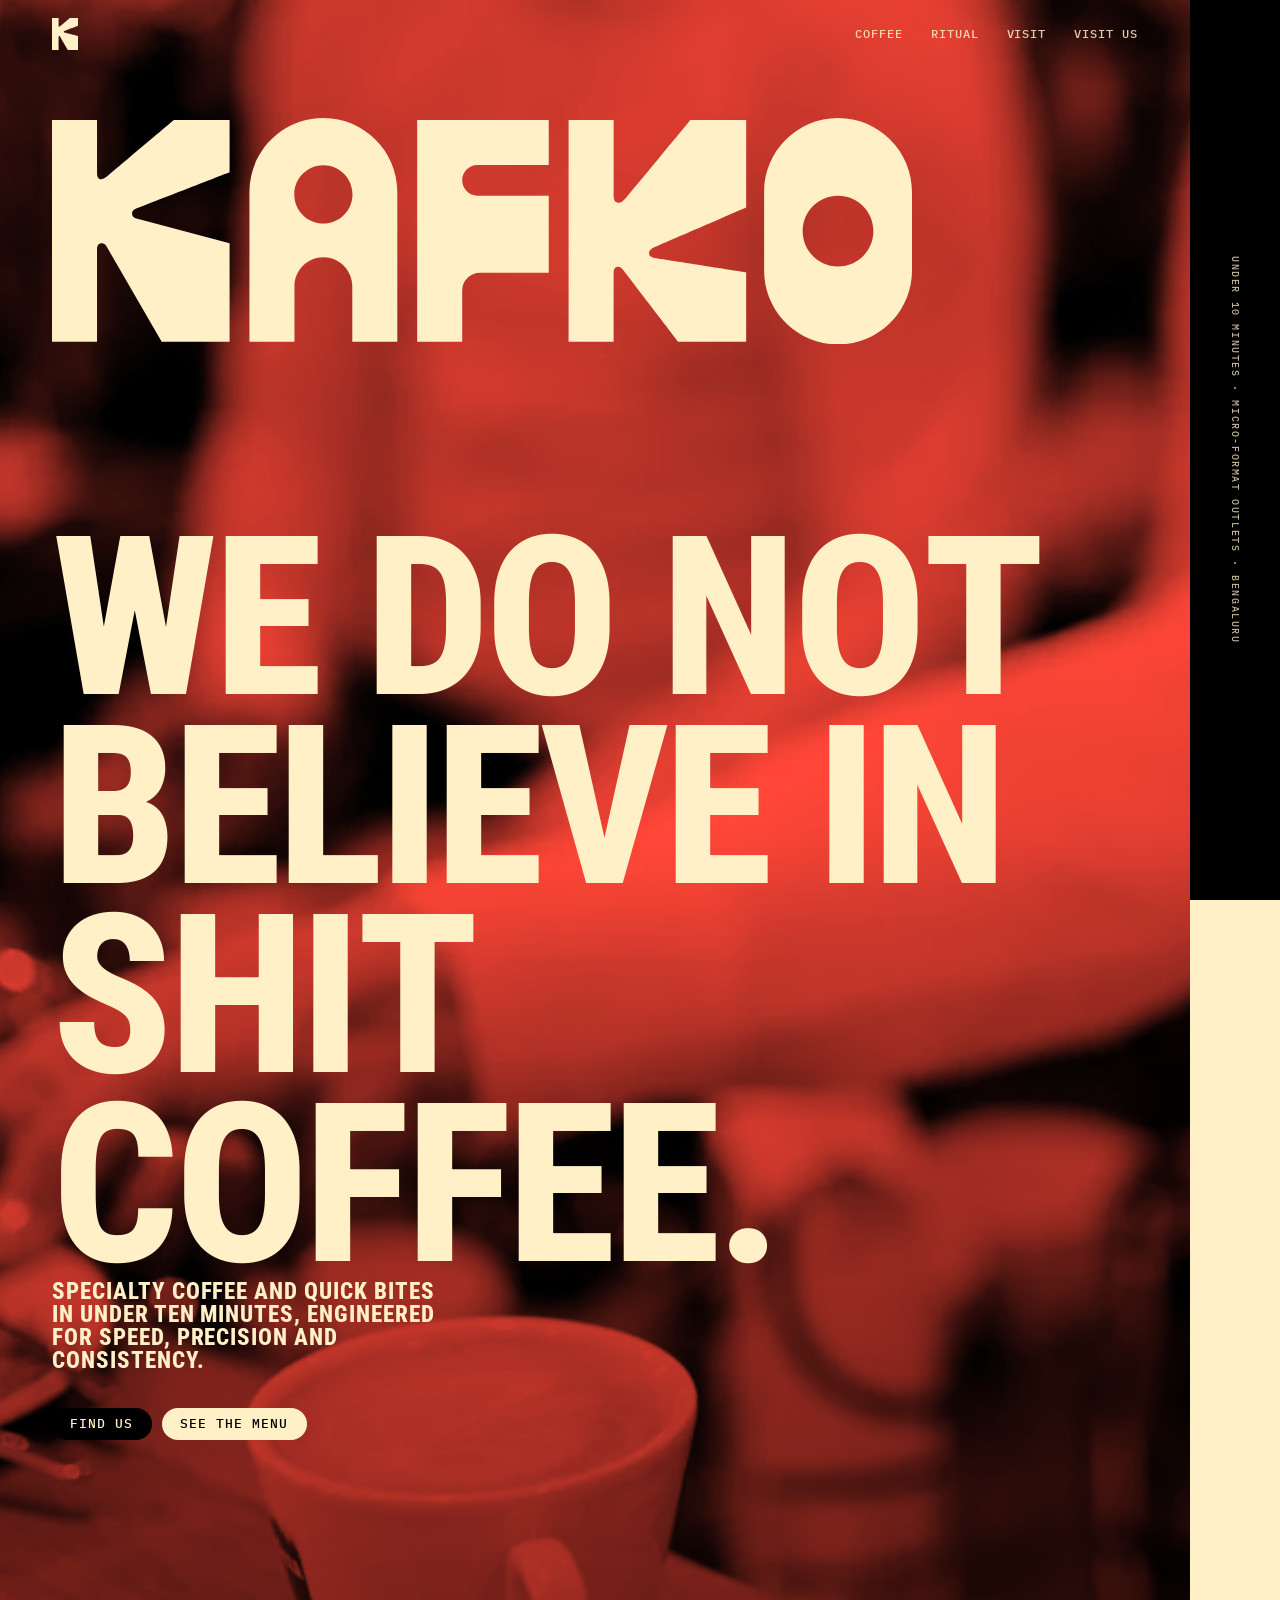
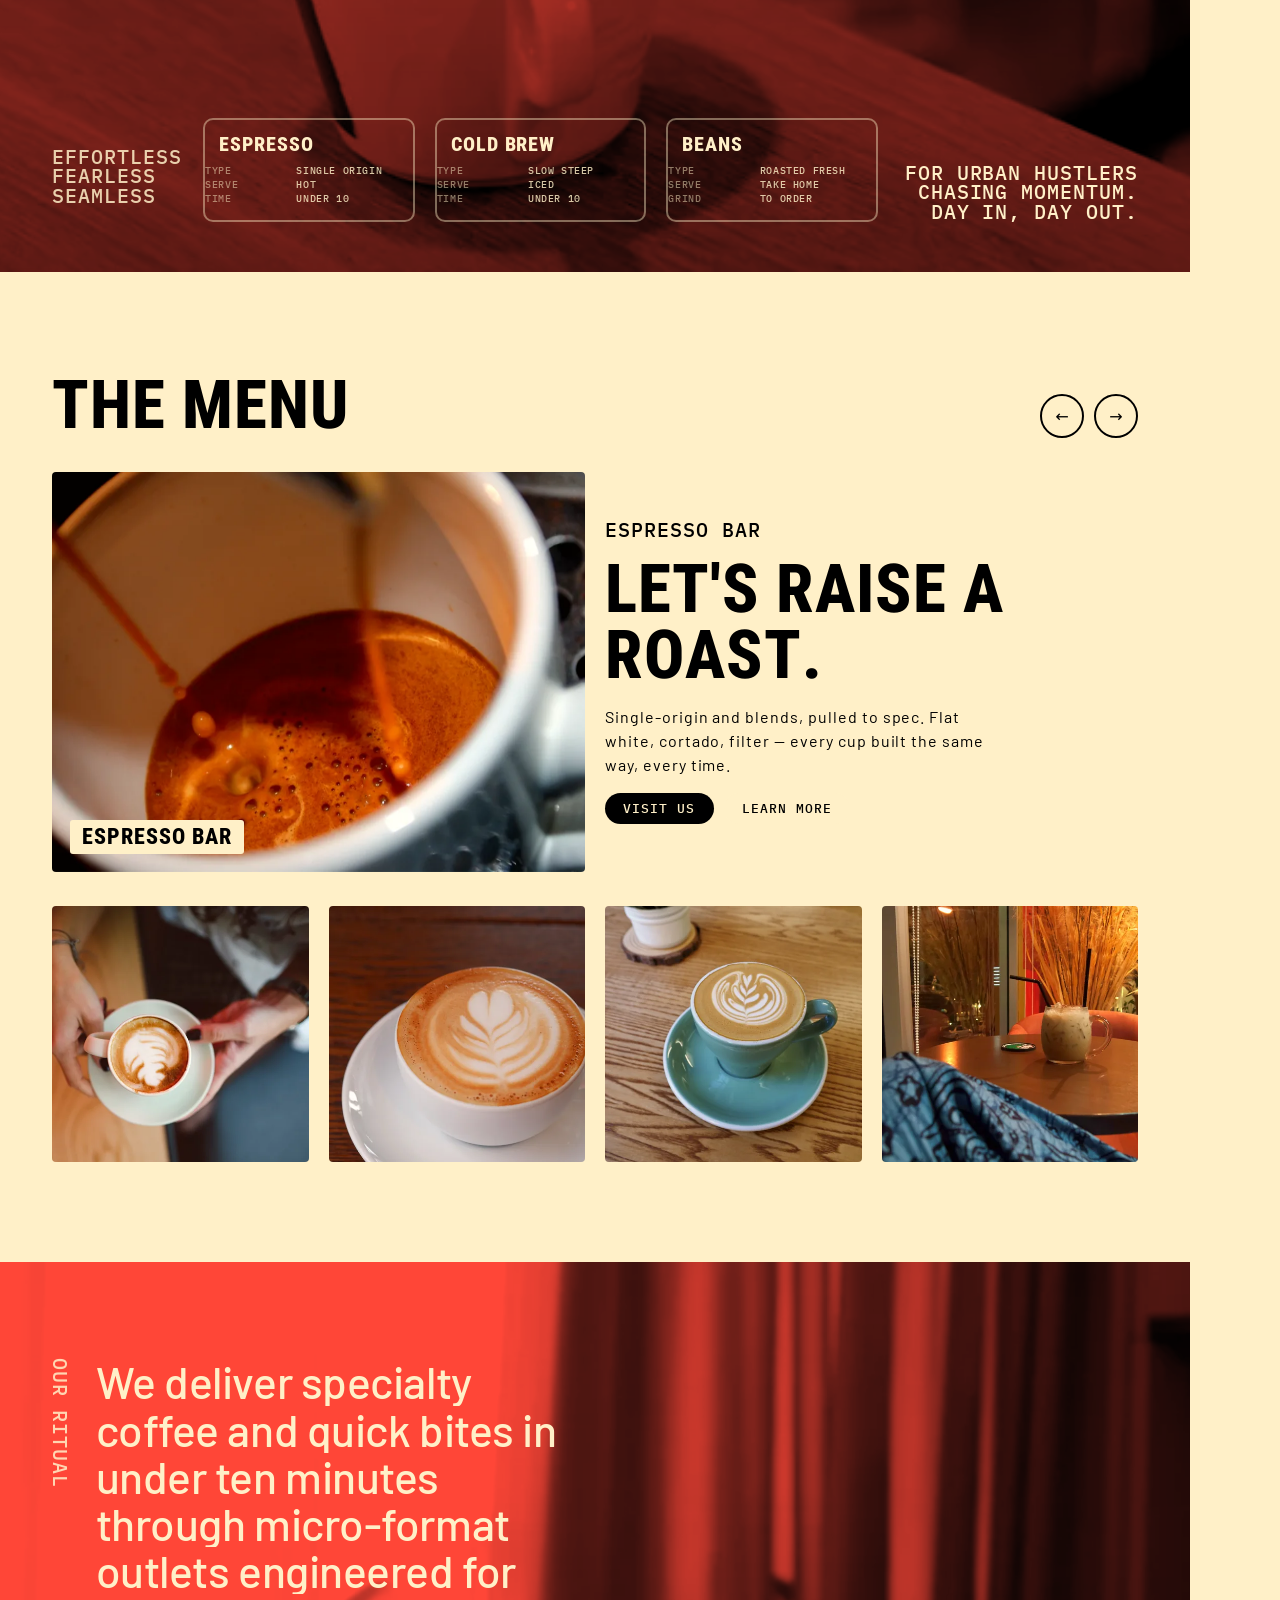
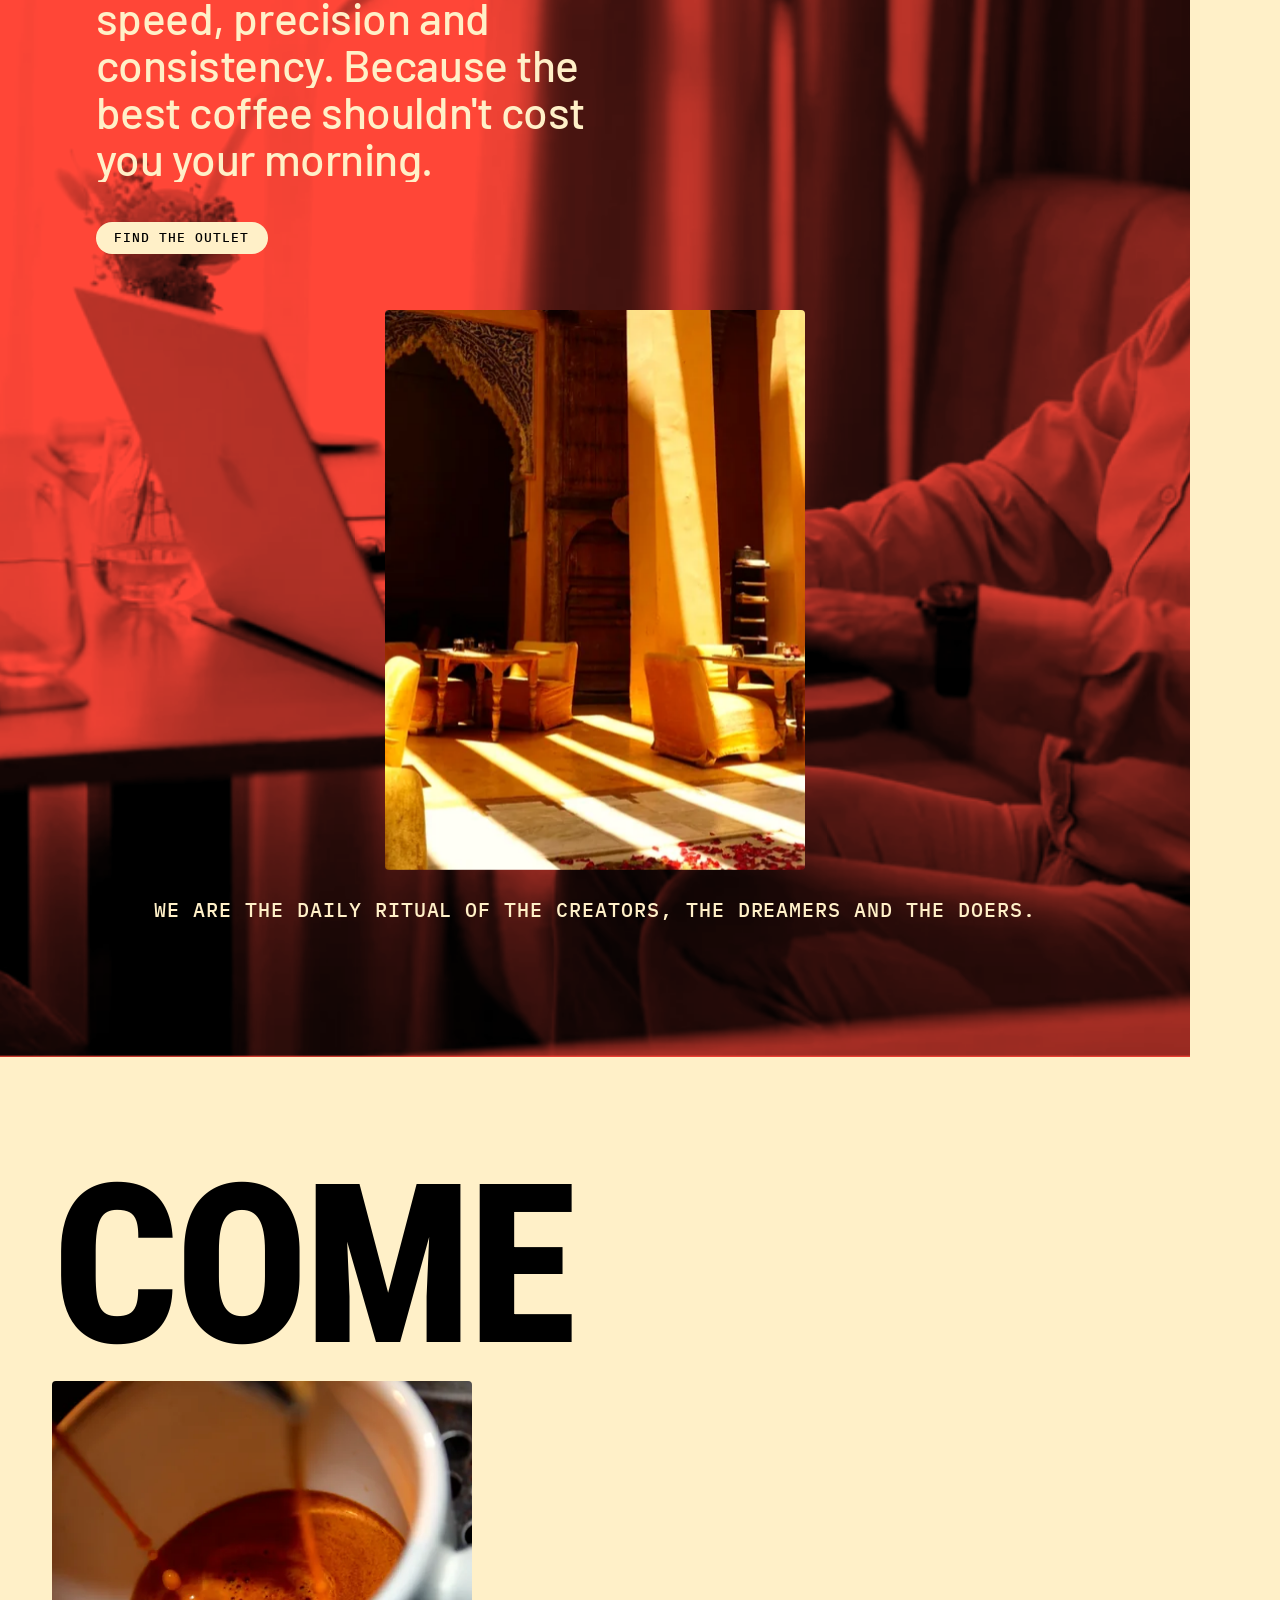
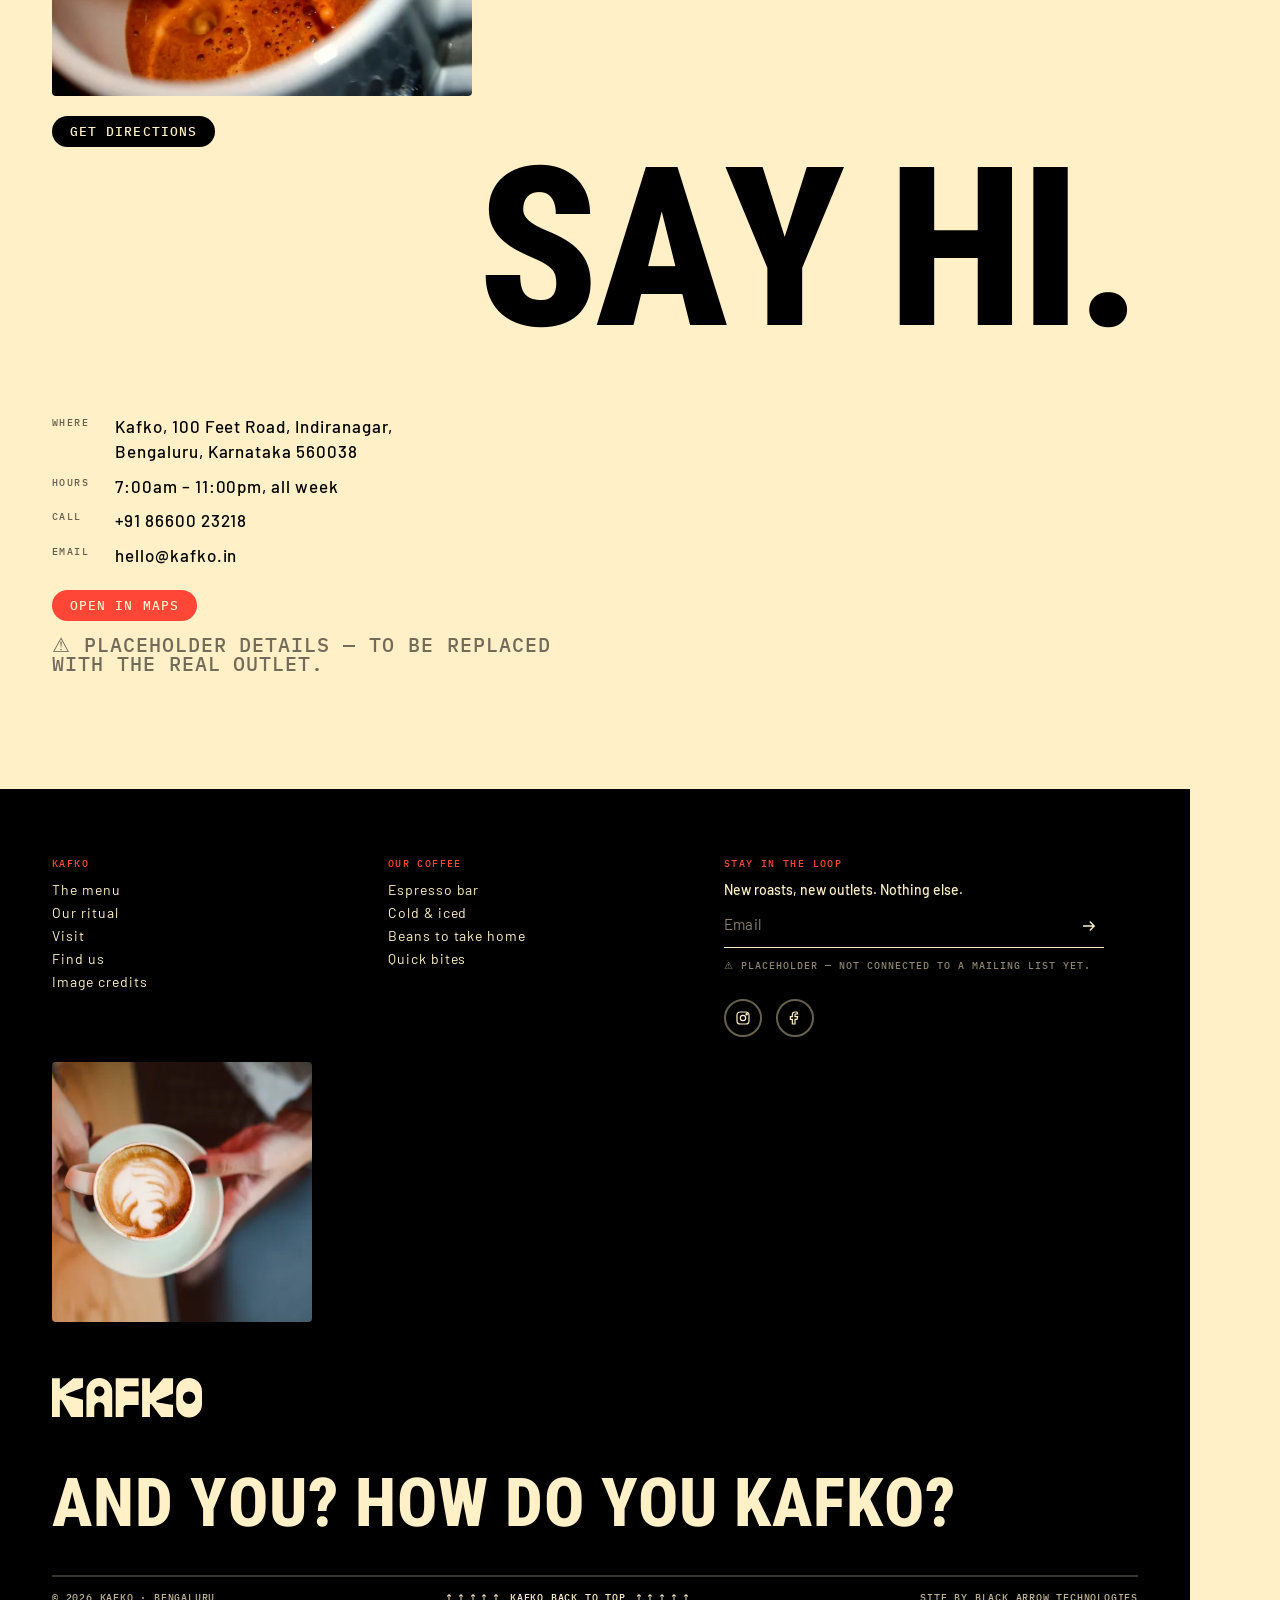
<file: index.html>
<!doctype html>
<html lang="en">
<head>
<meta charset="utf-8">
<meta name="viewport" content="width=device-width,initial-scale=1">
<title>Kafko — Specialty Coffee, Done Right</title>
<meta name="description" content="Kafko — specialty coffee and quick bites in under ten minutes. Find us on 100 Feet Road, Indiranagar, Bengaluru. Open 7am to 11pm, daily.">
<meta name="robots" content="noindex,nofollow">
<meta name="theme-color" content="#FF4637">
<link rel="icon" href="assets/svg/kafko-favicon-k.svg">
<link rel="preload" as="font" type="font/woff2" href="assets/fonts/RobotoCondensed-800-latin.woff2" crossorigin>
<link rel="preload" as="font" type="font/woff2" href="assets/fonts/Barlow-500-latin.woff2" crossorigin>
<link rel="stylesheet" href="assets/css/kafko.css">
</head>
<body data-theme="red">

<a href="#main" class="sr-only">Skip to content</a>

<!-- fixed 90px right rail — escape.cafe deducts this from --col on desktop -->
<aside class="rail" aria-hidden="true">
  <span class="rail__txt">Under 10 minutes &middot; Micro-format outlets &middot; Bengaluru</span>
</aside>

<header class="header">
  <a href="#top" aria-label="Kafko — home"><span class="header__logo"><svg class="kmark" xmlns="http://www.w3.org/2000/svg" viewBox="0 0 81.13 101.32" role="img" aria-label="Kafko">
  <title>Kafko</title>
  <path fill="currentColor" fill-rule="evenodd" d="M20.57 24.09 C20.57 25.57 20.91 27.07 22.46 27.07 C23.79 27.07 24.78 26.08 25.86 25.17 C26.94 24.25 55.67 0.00 55.67 0.00 L81.13 0.00 L81.13 23.83 C81.13 23.83 39.27 40.11 38.56 40.40 C37.85 40.68 36.57 41.24 36.57 42.71 C36.57 44.17 37.64 44.75 38.59 45.02 L81.13 56.26 L81.13 101.32 L50.10 101.32 L24.80 57.57 C24.32 56.87 23.80 56.27 22.63 56.27 C21.40 56.27 20.57 57.25 20.57 58.77 L20.57 101.32 L0.00 101.32 L0.00 0.00 L20.57 0.00 L20.57 24.09"/>
</svg></span></a>
  <nav class="header__nav" aria-label="Primary">
    <a href="#collections">Coffee</a>
    <a href="#mission">Ritual</a>
    <a href="#visit">Visit</a>
    <a href="#visit">Visit us</a>
  </nav>
</header>

<main id="main">

<!-- ===================== 1 · homeHero ===================== -->
<section class="homeHero js-section" data-theme="red" id="top">
  <div class="homeHero__media js-parallax-header">
    <img src="assets/img/hero-baristas-1600.webp"
         srcset="assets/img/hero-baristas-900.webp 900w, assets/img/hero-baristas-1600.webp 1600w"
         sizes="100vw" width="1600" height="900" fetchpriority="high"
         alt="Baristas serving espresso and cappuccino across the counter">
  </div>

  <div class="homeHero__wrapper pad-x">
    <div class="homeHero__wm"><svg class="wm" xmlns="http://www.w3.org/2000/svg" viewBox="0 0 436.98 115.06" role="img" aria-label="Kafko">
  <title>Kafko</title>
  <path fill="currentColor" fill-rule="evenodd" d="M399.41 75.48 C389.49 75.48 381.45 67.44 381.45 57.53 C381.45 47.61 389.49 39.57 399.41 39.57 C409.32 39.57 417.36 47.61 417.36 57.53 C417.36 67.44 409.32 75.48 399.41 75.48 M399.41 0.00 L399.41 0.00 C378.66 0.00 361.84 16.82 361.84 37.57 L361.84 77.49 C361.84 98.24 378.66 115.06 399.41 115.06 C420.16 115.06 436.98 98.24 436.98 77.49 L436.98 37.57 C436.98 16.82 420.16 0.00 399.41 0.00 M137.89 53.60 C129.73 53.60 123.11 46.98 123.11 38.81 C123.11 30.65 129.73 24.03 137.89 24.03 C146.06 24.03 152.68 30.65 152.68 38.81 C152.68 46.98 146.06 53.60 137.89 53.60 M137.89 0.00 L137.89 0.00 C117.14 0.00 100.32 16.82 100.32 37.57 L100.32 113.71 L123.20 113.71 L123.20 85.42 C123.20 77.31 129.78 70.73 137.89 70.73 C146.00 70.73 152.58 77.31 152.58 85.42 L152.58 113.71 L175.46 113.71 L175.46 37.57 C175.46 16.82 158.64 0.00 137.89 0.00 M252.40 23.89 L252.40 1.01 L185.55 1.01 L185.55 113.71 L208.43 113.71 L208.43 87.60 C208.43 82.61 212.48 78.57 217.46 78.57 L252.40 78.57 L252.40 39.49 L216.15 39.49 C211.85 39.49 208.43 36.00 208.43 31.69 C208.43 27.39 211.85 23.89 216.15 23.89 L252.40 23.89 M285.37 39.57 C285.37 41.79 286.09 43.10 287.82 43.10 C289.54 43.10 290.82 41.39 291.92 40.23 C293.17 38.92 324.40 1.01 324.40 1.01 L352.72 1.01 L352.72 45.44 C352.72 45.44 306.81 65.32 306.06 65.66 C304.50 66.35 303.35 67.25 303.35 68.71 C303.35 70.33 304.79 70.92 306.90 71.24 C308.79 71.53 352.72 78.40 352.72 78.40 L352.72 113.71 L318.21 113.71 C318.21 113.71 290.72 77.86 290.25 77.25 C289.82 76.69 288.89 75.57 287.65 75.57 C286.29 75.57 285.37 76.66 285.37 78.36 L285.37 113.71 L262.49 113.71 L262.49 1.01 L285.37 1.01 L285.37 39.57 M22.88 27.81 C22.88 29.46 23.25 31.13 24.98 31.13 C26.45 31.13 27.56 30.01 28.76 29.00 C29.96 27.99 61.92 1.01 61.92 1.01 L90.23 1.01 L90.23 27.52 C90.23 27.52 43.67 45.62 42.89 45.94 C42.10 46.26 40.68 46.88 40.68 48.51 C40.68 50.14 41.86 50.79 42.92 51.09 L90.23 63.58 L90.23 113.71 L55.73 113.71 L27.59 65.05 C27.05 64.26 26.47 63.60 25.17 63.60 C23.80 63.60 22.88 64.68 22.88 66.38 L22.88 113.71 L0.00 113.71 L0.00 1.01 L22.88 1.01 L22.88 27.81"/>
</svg></div>
    <h1 class="homeHero__tagline t-h1 js-anim-big-title">We do not believe in shit coffee.</h1>
    <p class="homeHero__description t-h4 js-anim-lines">Specialty coffee and quick bites in under ten minutes, engineered for speed, precision and consistency.</p>
    <div class="homeHero__btnWrapper">
      <a class="btn btn--dark" href="#visit">Find us</a>
      <a class="btn btn--light" href="#collections">See the menu</a>
    </div>

    <div class="homeHero__push">
      <p class="homeHero__mood t-narrow">Effortless<br>Fearless<br>Seamless</p>
      <div class="homeHero__products">
        <ul class="homeHero__list">
          <li class="homeHero__product">
            <h3>Espresso</h3>
            <table><tr><td>Type</td><td>Single origin</td></tr><tr><td>Serve</td><td>Hot</td></tr><tr><td>Time</td><td>Under 10</td></tr></table>
          </li>
          <li class="homeHero__product">
            <h3>Cold brew</h3>
            <table><tr><td>Type</td><td>Slow steep</td></tr><tr><td>Serve</td><td>Iced</td></tr><tr><td>Time</td><td>Under 10</td></tr></table>
          </li>
          <li class="homeHero__product">
            <h3>Beans</h3>
            <table><tr><td>Type</td><td>Roasted fresh</td></tr><tr><td>Serve</td><td>Take home</td></tr><tr><td>Grind</td><td>To order</td></tr></table>
          </li>
        </ul>
      </div>
      <p class="homeHero__pushTagline t-narrow">For urban hustlers chasing momentum. Day in, day out.</p>
    </div>
  </div>
</section>

<!-- marquee is MOBILE-ONLY on the original (.mobile-lines) -->
<div class="mobile-lines">
  <p class="line">
    <span>Let's raise a roast &#10037;</span><span>Your daily ritual &#10037;</span>
    <span>Under 10 minutes &#10037;</span><span>Craft over compromise &#10037;</span>
    <span aria-hidden="true">Let's raise a roast &#10037;</span><span aria-hidden="true">Your daily ritual &#10037;</span>
    <span aria-hidden="true">Under 10 minutes &#10037;</span><span aria-hidden="true">Craft over compromise &#10037;</span>
  </p>
</div>

<!-- ===================== 2 · homeCollections ===================== -->
<section class="homeCollections js-section" data-theme="beige" id="collections">
  <div class="pad-x">
    <div class="homeCollections__head">
      <h2 class="t-h2">The menu</h2>
      <div class="homeCollections__nav">
        <button type="button" data-prev aria-label="Previous">&larr;</button>
        <button type="button" data-next aria-label="Next">&rarr;</button>
      </div>
    </div>

    <div class="homeCollections__inner" data-carousel>
      <div class="homeCollections__visuals">
        <div class="homeCollections__slides">
      <div class="homeCollections__slide -active">
        <div class="media-filter homeCollections__visualWrapper js-parallax-in"><img src="assets/img/espresso-pour-1000.webp" srcset="assets/img/espresso-pour-600.webp 600w, assets/img/espresso-pour-1000.webp 1000w" sizes="(max-width:1023px) 100vw, 50vw" width="600" height="450" alt="Let's raise a roast." loading="lazy"></div>
        <span class="brand">Espresso bar</span>
      </div>
      <div class="homeCollections__slide">
        <div class="media-filter homeCollections__visualWrapper js-parallax-in"><img src="assets/img/cold-brew-1000.webp" srcset="assets/img/cold-brew-600.webp 600w, assets/img/cold-brew-1000.webp 1000w" sizes="(max-width:1023px) 100vw, 50vw" width="600" height="450" alt="In and out in ten." loading="lazy"></div>
        <span class="brand">Cold & iced</span>
      </div>
      <div class="homeCollections__slide">
        <div class="media-filter homeCollections__visualWrapper js-parallax-in"><img src="assets/img/grinder-beans-1000.webp" srcset="assets/img/grinder-beans-600.webp 600w, assets/img/grinder-beans-1000.webp 1000w" sizes="(max-width:1023px) 100vw, 50vw" width="600" height="450" alt="Take the beans home." loading="lazy"></div>
        <span class="brand">Retail</span>
      </div>
        </div>
      </div>
      <div class="homeCollections__infos">
      <div data-info>
        <p class="t-narrow">Espresso bar</p>
        <h3 class="t-h2 js-anim-big-title mt-2">Let's raise a roast.</h3>
        <p class="body mt-2">Single-origin and blends, pulled to spec. Flat white, cortado, filter — every cup built the same way, every time.</p>
        <div class="homeCollections__buttons">
          <a class="btn btn--dark" href="#visit">Visit us</a>
          <a class="btn btn--light" href="#mission">Learn more</a>
        </div>
      </div>
      <div data-info hidden>
        <p class="t-narrow">Cold &amp; iced</p>
        <h3 class="t-h2 js-anim-big-title mt-2">In and out in ten.</h3>
        <p class="body mt-2">Cold brew and iced pours for the walk back to your desk. No queue, no fuss, no compromise on the coffee.</p>
        <div class="homeCollections__buttons">
          <a class="btn btn--dark" href="#visit">Visit us</a>
          <a class="btn btn--light" href="#mission">Learn more</a>
        </div>
      </div>
      <div data-info hidden>
        <p class="t-narrow">Retail</p>
        <h3 class="t-h2 js-anim-big-title mt-2">Take the beans home.</h3>
        <p class="body mt-2">The same coffee we serve, bagged fresh and ground to your brew method. Your daily ritual, at your kitchen counter.</p>
        <div class="homeCollections__buttons">
          <a class="btn btn--dark" href="#visit">Visit us</a>
          <a class="btn btn--light" href="#mission">Learn more</a>
        </div>
      </div>
      </div>
    </div>

    <div class="homeCollections__productsWrapper">
    <div class="homeCollections__productsLine -active">
        <div class="product-media"><img src="assets/img/hands-cappuccino-900.webp" srcset="assets/img/hands-cappuccino-500.webp 500w, assets/img/hands-cappuccino-900.webp 900w" sizes="(max-width:1023px) 25vw, 20vw" width="500" height="500" alt="Kafko coffee" loading="lazy"></div>
        <div class="product-media"><img src="assets/img/cappuccino-art-900.webp" srcset="assets/img/cappuccino-art-500.webp 500w, assets/img/cappuccino-art-900.webp 900w" sizes="(max-width:1023px) 25vw, 20vw" width="500" height="500" alt="Kafko coffee" loading="lazy"></div>
        <div class="product-media"><img src="assets/img/flat-white-teal-900.webp" srcset="assets/img/flat-white-teal-500.webp 500w, assets/img/flat-white-teal-900.webp 900w" sizes="(max-width:1023px) 25vw, 20vw" width="500" height="500" alt="Kafko coffee" loading="lazy"></div>
        <div class="product-media"><img src="assets/img/table-warm-900.webp" srcset="assets/img/table-warm-500.webp 500w, assets/img/table-warm-900.webp 900w" sizes="(max-width:1023px) 25vw, 20vw" width="500" height="500" alt="Kafko coffee" loading="lazy"></div>
    </div>
    <div class="homeCollections__productsLine">
        <div class="product-media"><img src="assets/img/table-warm-900.webp" srcset="assets/img/table-warm-500.webp 500w, assets/img/table-warm-900.webp 900w" sizes="(max-width:1023px) 25vw, 20vw" width="500" height="500" alt="Kafko coffee" loading="lazy"></div>
        <div class="product-media"><img src="assets/img/flat-white-teal-900.webp" srcset="assets/img/flat-white-teal-500.webp 500w, assets/img/flat-white-teal-900.webp 900w" sizes="(max-width:1023px) 25vw, 20vw" width="500" height="500" alt="Kafko coffee" loading="lazy"></div>
        <div class="product-media"><img src="assets/img/hands-cappuccino-900.webp" srcset="assets/img/hands-cappuccino-500.webp 500w, assets/img/hands-cappuccino-900.webp 900w" sizes="(max-width:1023px) 25vw, 20vw" width="500" height="500" alt="Kafko coffee" loading="lazy"></div>
        <div class="product-media"><img src="assets/img/cappuccino-art-900.webp" srcset="assets/img/cappuccino-art-500.webp 500w, assets/img/cappuccino-art-900.webp 900w" sizes="(max-width:1023px) 25vw, 20vw" width="500" height="500" alt="Kafko coffee" loading="lazy"></div>
    </div>
    <div class="homeCollections__productsLine">
        <div class="product-media"><img src="assets/img/cappuccino-art-900.webp" srcset="assets/img/cappuccino-art-500.webp 500w, assets/img/cappuccino-art-900.webp 900w" sizes="(max-width:1023px) 25vw, 20vw" width="500" height="500" alt="Kafko coffee" loading="lazy"></div>
        <div class="product-media"><img src="assets/img/hands-cappuccino-900.webp" srcset="assets/img/hands-cappuccino-500.webp 500w, assets/img/hands-cappuccino-900.webp 900w" sizes="(max-width:1023px) 25vw, 20vw" width="500" height="500" alt="Kafko coffee" loading="lazy"></div>
        <div class="product-media"><img src="assets/img/table-warm-900.webp" srcset="assets/img/table-warm-500.webp 500w, assets/img/table-warm-900.webp 900w" sizes="(max-width:1023px) 25vw, 20vw" width="500" height="500" alt="Kafko coffee" loading="lazy"></div>
        <div class="product-media"><img src="assets/img/flat-white-teal-900.webp" srcset="assets/img/flat-white-teal-500.webp 500w, assets/img/flat-white-teal-900.webp 900w" sizes="(max-width:1023px) 25vw, 20vw" width="500" height="500" alt="Kafko coffee" loading="lazy"></div>
    </div>
    </div>
  </div>
</section>

<!-- ===================== 3 · homeMission ===================== -->
<section class="homeMission js-section" data-theme="red" id="mission">
  <div class="media-filter homeMission__bg js-parallax-in">
    <img src="assets/img/urban-hustler-1600.webp"
         srcset="assets/img/urban-hustler-900.webp 900w, assets/img/urban-hustler-1600.webp 1600w"
         sizes="100vw" width="1600" height="900" loading="lazy"
         alt="Working from a cafe table">
  </div>

  <div class="homeMission__manifest">
    <p class="homeMission__tagline t-narrow">Our ritual</p>
    <div>
      <p class="homeMission__text t-h5 js-anim-lines">We deliver specialty coffee and quick bites in under ten minutes through micro-format outlets engineered for speed, precision and consistency. Because the best coffee shouldn't cost you your morning.</p>
      <a class="homeMission__btn btn btn--light btn--blend" href="#visit">Find the outlet</a>
    </div>
  </div>

  <div class="homeMission__visual">
    <div class="homeMission__img media-filter js-parallax-in"><img src="assets/img/cafe-interior-warm-900.webp" srcset="assets/img/cafe-interior-warm-500.webp 500w, assets/img/cafe-interior-warm-900.webp 900w" sizes="(max-width:1023px) 60vw, 420px" width="500" height="667" alt="Warm cafe interior with sunlight across the seating" loading="lazy"></div>
  </div>
  <p class="homeMission__imageTagline t-narrow js-anim-in">We are the daily ritual of the creators, the dreamers and the doers.</p>
</section>

<!-- ===================== 4 · homeManifest ===================== -->
<section class="homeManifest js-section" data-theme="beige" id="visit">
  <div class="homeManifest__list pad-x">
    <h2 class="homeManifest__line2 t-h1 js-anim-big-title">Come</h2>
    <div class="media-filter homeManifest__image js-parallax-in"><img src="assets/img/espresso-pour-1000.webp" srcset="assets/img/espresso-pour-600.webp 600w, assets/img/espresso-pour-1000.webp 1000w" sizes="(max-width:1023px) 38vw, 420px" width="600" height="450" alt="Espresso pouring into a cup" loading="lazy"></div>
    <a class="homeManifest__btn btn btn--dark js-anim-in" href="#visit">Get directions</a>
    <h2 class="homeManifest__line3 t-h1 js-anim-big-title">Say hi.</h2>
    <div class="homeManifest__subscribe js-anim-in">
      <div class="visitCard">
        <dl>
          <dt>Where</dt><dd>Kafko, 100 Feet Road, Indiranagar,<br>Bengaluru, Karnataka 560038</dd>
          <dt>Hours</dt><dd>7:00am &ndash; 11:00pm, all week</dd>
          <dt>Call</dt><dd><a href="tel:+918660023218">+91 86600 23218</a></dd>
          <dt>Email</dt><dd><a href="mailto:hello@kafko.in">hello@kafko.in</a></dd>
        </dl>
        <a class="btn btn--red" href="https://maps.google.com/?q=100+Feet+Road+Indiranagar+Bengaluru" target="_blank" rel="noopener">Open in Maps</a>
        <p class="t-narrow" style="opacity:.55;margin-top:14px">&#9888; Placeholder details &mdash; to be replaced with the real outlet.</p>
      </div>
    </div>
  </div>
</section>

</main>

<footer class="footer js-section" data-theme="dark">
  <div class="pad-x">

    <div class="footer__top">
      <nav class="footer__mainMenu" aria-label="Footer">
        <h4>Kafko</h4>
        <ul>
          <li><a href="#collections">The menu</a></li>
          <li><a href="#mission">Our ritual</a></li>
          <li><a href="#visit">Visit</a></li>
          <li><a href="#visit">Find us</a></li>
          <li><a href="credits.html">Image credits</a></li>
        </ul>
      </nav>

      <div class="footer__productsMenu">
        <h4>Our coffee</h4>
        <ul>
          <li><a href="#collections">Espresso bar</a></li>
          <li><a href="#collections">Cold &amp; iced</a></li>
          <li><a href="#collections">Beans to take home</a></li>
          <li><a href="#collections">Quick bites</a></li>
        </ul>
      </div>

      <div class="footer__newsletter">
        <h4>Stay in the loop</h4>
        <h2>New roasts, new outlets. Nothing else.</h2>
        <form id="newsletter" novalidate>
          <input type="email" name="email" placeholder="Email" aria-label="Email address" autocomplete="email" required>
          <button type="submit" aria-label="Subscribe">
            <svg viewBox="0 0 24 24" width="18" height="18" fill="none" stroke="currentColor" stroke-width="1.8" aria-hidden="true">
              <path d="M4 12h15M13 6l6 6-6 6"/>
            </svg>
          </button>
        </form>
        <p class="note">&#9888; Placeholder &mdash; not connected to a mailing list yet.</p>

        <div class="footer__socials">
          <a href="#" aria-label="Instagram">
            <svg viewBox="0 0 24 24" fill="none" stroke="currentColor" stroke-width="1.8" aria-hidden="true">
              <rect x="3" y="3" width="18" height="18" rx="5"/><circle cx="12" cy="12" r="4"/><circle cx="17.5" cy="6.5" r="1"/>
            </svg>
          </a>
          <a href="#" aria-label="Facebook">
            <svg viewBox="0 0 24 24" fill="none" stroke="currentColor" stroke-width="1.8" aria-hidden="true">
              <path d="M15 3h-3a4 4 0 0 0-4 4v3H5v4h3v7h4v-7h3l1-4h-4V7a1 1 0 0 1 1-1h3z"/>
            </svg>
          </a>
          
        </div>
      </div>
    </div>

    <div class="footer__visual media-filter js-parallax-in"><img src="assets/img/hands-cappuccino-900.webp" srcset="assets/img/hands-cappuccino-500.webp 500w, assets/img/hands-cappuccino-900.webp 900w" sizes="260px" width="500" height="500" alt="A Kafko cup in hand" loading="lazy"></div>

    <div class="footer__lastRow">
      <div class="footer__logo"><svg class="wm" xmlns="http://www.w3.org/2000/svg" viewBox="0 0 436.98 115.06" role="img" aria-label="Kafko">
  <title>Kafko</title>
  <path fill="currentColor" fill-rule="evenodd" d="M399.41 75.48 C389.49 75.48 381.45 67.44 381.45 57.53 C381.45 47.61 389.49 39.57 399.41 39.57 C409.32 39.57 417.36 47.61 417.36 57.53 C417.36 67.44 409.32 75.48 399.41 75.48 M399.41 0.00 L399.41 0.00 C378.66 0.00 361.84 16.82 361.84 37.57 L361.84 77.49 C361.84 98.24 378.66 115.06 399.41 115.06 C420.16 115.06 436.98 98.24 436.98 77.49 L436.98 37.57 C436.98 16.82 420.16 0.00 399.41 0.00 M137.89 53.60 C129.73 53.60 123.11 46.98 123.11 38.81 C123.11 30.65 129.73 24.03 137.89 24.03 C146.06 24.03 152.68 30.65 152.68 38.81 C152.68 46.98 146.06 53.60 137.89 53.60 M137.89 0.00 L137.89 0.00 C117.14 0.00 100.32 16.82 100.32 37.57 L100.32 113.71 L123.20 113.71 L123.20 85.42 C123.20 77.31 129.78 70.73 137.89 70.73 C146.00 70.73 152.58 77.31 152.58 85.42 L152.58 113.71 L175.46 113.71 L175.46 37.57 C175.46 16.82 158.64 0.00 137.89 0.00 M252.40 23.89 L252.40 1.01 L185.55 1.01 L185.55 113.71 L208.43 113.71 L208.43 87.60 C208.43 82.61 212.48 78.57 217.46 78.57 L252.40 78.57 L252.40 39.49 L216.15 39.49 C211.85 39.49 208.43 36.00 208.43 31.69 C208.43 27.39 211.85 23.89 216.15 23.89 L252.40 23.89 M285.37 39.57 C285.37 41.79 286.09 43.10 287.82 43.10 C289.54 43.10 290.82 41.39 291.92 40.23 C293.17 38.92 324.40 1.01 324.40 1.01 L352.72 1.01 L352.72 45.44 C352.72 45.44 306.81 65.32 306.06 65.66 C304.50 66.35 303.35 67.25 303.35 68.71 C303.35 70.33 304.79 70.92 306.90 71.24 C308.79 71.53 352.72 78.40 352.72 78.40 L352.72 113.71 L318.21 113.71 C318.21 113.71 290.72 77.86 290.25 77.25 C289.82 76.69 288.89 75.57 287.65 75.57 C286.29 75.57 285.37 76.66 285.37 78.36 L285.37 113.71 L262.49 113.71 L262.49 1.01 L285.37 1.01 L285.37 39.57 M22.88 27.81 C22.88 29.46 23.25 31.13 24.98 31.13 C26.45 31.13 27.56 30.01 28.76 29.00 C29.96 27.99 61.92 1.01 61.92 1.01 L90.23 1.01 L90.23 27.52 C90.23 27.52 43.67 45.62 42.89 45.94 C42.10 46.26 40.68 46.88 40.68 48.51 C40.68 50.14 41.86 50.79 42.92 51.09 L90.23 63.58 L90.23 113.71 L55.73 113.71 L27.59 65.05 C27.05 64.26 26.47 63.60 25.17 63.60 C23.80 63.60 22.88 64.68 22.88 66.38 L22.88 113.71 L0.00 113.71 L0.00 1.01 L22.88 1.01 L22.88 27.81"/>
</svg></div>
      <h2 class="footer__close t-h2 js-anim-big-title">And you? How do you Kafko?</h2>
    </div>

    <div class="footer__footer">
      <div class="inner">
        <span>&copy; <span id="yr">2026</span> Kafko &middot; Bengaluru</span>
        <a class="center" href="#top">
          <span class="arrows"><span>&uarr;</span><span>&uarr;</span><span>&uarr;</span><span>&uarr;</span><span>&uarr;</span></span>
          <span>Kafko back to top</span>
          <span class="arrows"><span>&uarr;</span><span>&uarr;</span><span>&uarr;</span><span>&uarr;</span><span>&uarr;</span></span>
        </a>
        <span>Site by Black Arrow Technologies</span>
      </div>
    </div>

  </div>
</footer>

<script src="assets/js/kafko.js" defer></script>
</body>
</html>
</file>
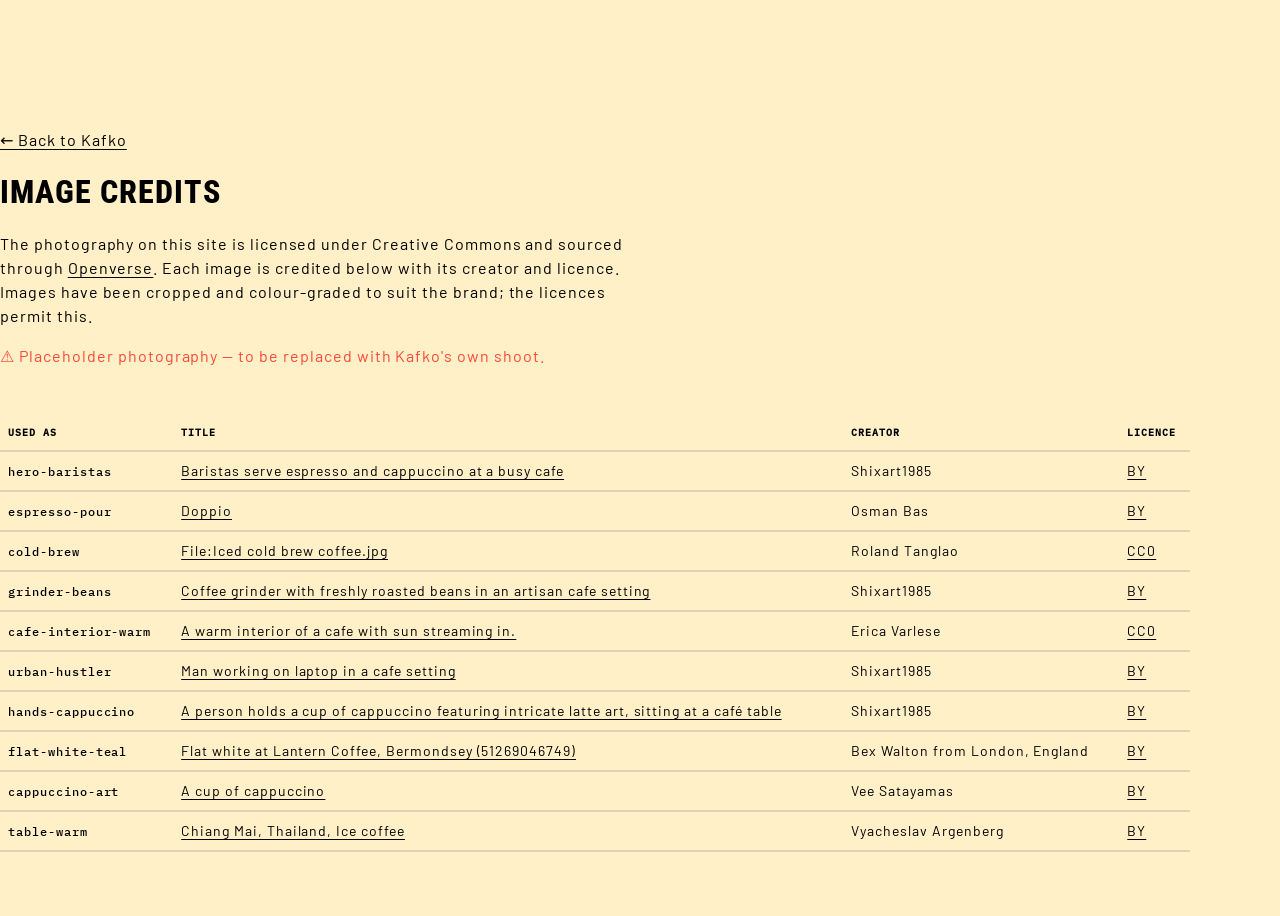
<file: credits.html>
<!doctype html>
<html lang="en">
<head>
<meta charset="utf-8">
<meta name="viewport" content="width=device-width,initial-scale=1">
<title>Image Credits — Kafko</title>
<meta name="description" content="Attribution for the photography used on kafko.in.">
<meta name="robots" content="noindex,nofollow">
<link rel="icon" href="assets/svg/kafko-favicon-k.svg">
<link rel="stylesheet" href="assets/css/kafko.css">
<style>
  .creds{padding-block:8rem 4rem}
  .creds table{width:100%;border-collapse:collapse;margin-top:2rem;font-size:.875rem}
  .creds th,.creds td{text-align:left;padding:.75rem .5rem;border-bottom:2px solid rgba(0,0,0,.12);vertical-align:top}
  .creds th{font-family:var(--mono);font-size:.625rem;text-transform:uppercase;letter-spacing:.1em}
  .creds code{font-family:var(--mono);font-size:.75rem}
  .creds a{text-decoration:underline;text-underline-offset:3px}
  .creds .wrapnote{max-width:70ch}
  .tablewrap{overflow-x:auto}
</style>
</head>
<body class="bg-beige">
<main class="creds">
  <div class="wrap">
    <p class="mono"><a href="index.html">&larr; Back to Kafko</a></p>
    <h1 class="big" style="margin-top:1.5rem">Image credits</h1>
    <p class="sub wrapnote" style="margin-top:1.5rem">
      The photography on this site is licensed under Creative Commons and sourced through
      <a href="https://openverse.org" rel="noopener">Openverse</a>. Each image is credited below with its
      creator and licence. Images have been cropped and colour-graded to suit the brand; the licences permit this.
    </p>
    <p class="mono" style="margin-top:1rem;color:var(--red)">
      &#9888; Placeholder photography &mdash; to be replaced with Kafko's own shoot.
    </p>
    <div class="tablewrap">
      <table>
        <thead><tr><th>Used as</th><th>Title</th><th>Creator</th><th>Licence</th></tr></thead>
        <tbody>
      <tr><td><code>hero-baristas</code></td><td><a href="https://commons.wikimedia.org/w/index.php?curid=188972155" rel="noopener">Baristas serve espresso and cappuccino at a busy cafe</a></td><td>Shixart1985</td><td><a href="https://creativecommons.org/licenses/by/2.0/" rel="noopener">BY</a></td></tr>
      <tr><td><code>espresso-pour</code></td><td><a href="https://commons.wikimedia.org/w/index.php?curid=11359736" rel="noopener">Doppio</a></td><td>Osman Bas</td><td><a href="https://creativecommons.org/licenses/by/2.0/" rel="noopener">BY</a></td></tr>
      <tr><td><code>cold-brew</code></td><td><a href="https://commons.wikimedia.org/w/index.php?curid=70273087" rel="noopener">File:Iced cold brew coffee.jpg</a></td><td>Roland Tanglao</td><td><a href="http://creativecommons.org/publicdomain/zero/1.0/deed.en" rel="noopener">CC0</a></td></tr>
      <tr><td><code>grinder-beans</code></td><td><a href="https://commons.wikimedia.org/w/index.php?curid=189918902" rel="noopener">Coffee grinder with freshly roasted beans in an artisan cafe setting</a></td><td>Shixart1985</td><td><a href="https://creativecommons.org/licenses/by/2.0/" rel="noopener">BY</a></td></tr>
      <tr><td><code>cafe-interior-warm</code></td><td><a href="https://wordpress.org/photos/photo/767636539d/" rel="noopener">A warm interior of a cafe with sun streaming in.</a></td><td>Erica Varlese</td><td><a href="https://creativecommons.org/publicdomain/zero/1.0/" rel="noopener">CC0</a></td></tr>
      <tr><td><code>urban-hustler</code></td><td><a href="https://commons.wikimedia.org/w/index.php?curid=189498719" rel="noopener">Man working on laptop in a cafe setting</a></td><td>Shixart1985</td><td><a href="https://creativecommons.org/licenses/by/2.0/" rel="noopener">BY</a></td></tr>
      <tr><td><code>hands-cappuccino</code></td><td><a href="https://commons.wikimedia.org/w/index.php?curid=196950499" rel="noopener">A person holds a cup of cappuccino featuring intricate latte art, sitting at a café table</a></td><td>Shixart1985</td><td><a href="https://creativecommons.org/licenses/by/2.0/" rel="noopener">BY</a></td></tr>
      <tr><td><code>flat-white-teal</code></td><td><a href="https://commons.wikimedia.org/w/index.php?curid=129732898" rel="noopener">Flat white at Lantern Coffee, Bermondsey (51269046749)</a></td><td>Bex Walton from London, England</td><td><a href="https://creativecommons.org/licenses/by/2.0/" rel="noopener">BY</a></td></tr>
      <tr><td><code>cappuccino-art</code></td><td><a href="https://commons.wikimedia.org/w/index.php?curid=143823165" rel="noopener">A cup of cappuccino</a></td><td>Vee Satayamas</td><td><a href="https://creativecommons.org/licenses/by/4.0/" rel="noopener">BY</a></td></tr>
      <tr><td><code>table-warm</code></td><td><a href="https://commons.wikimedia.org/w/index.php?curid=110682112" rel="noopener">Chiang Mai, Thailand, Ice coffee</a></td><td>Vyacheslav Argenberg</td><td><a href="https://creativecommons.org/licenses/by/4.0/" rel="noopener">BY</a></td></tr>
        </tbody>
      </table>
    </div>
  </div>
</main>
</body>
</html>
</file>
<file: assets/css/kafko.css>
/* ============================================================================
   KAFKO — one-page brand site
   STRUCTURE / GRID / TYPE-SCALE / MOTION : ported from escape.cafe
     (forensic audit: webforge/projects/kafko-escape/study.md)
   COLOUR / TYPEFACES / SHAPE / VOICE     : Kafko Brand Styleguide, Pragun Agarwal, Nov 2025
   Where the reference and the styleguide conflict, THE STYLEGUIDE WINS.
   ============================================================================ */

/* ---------- Fonts: styleguide's own fallback stack, self-hosted ---------- */
@font-face{font-family:'Roboto Condensed';src:url('../fonts/RobotoCondensed-800-latin.woff2') format('woff2');font-weight:800;font-style:normal;font-display:swap}
@font-face{font-family:'Barlow';src:url('../fonts/Barlow-400-latin.woff2') format('woff2');font-weight:400;font-style:normal;font-display:swap}
@font-face{font-family:'Barlow';src:url('../fonts/Barlow-500-latin.woff2') format('woff2');font-weight:500;font-style:normal;font-display:swap}
@font-face{font-family:'IBM Plex Mono';src:url('../fonts/IBMPlexMono-500-latin.woff2') format('woff2');font-weight:500;font-style:normal;font-display:swap}

:root{
  /* ---- COLOUR — the four styleguide colours, nothing else ---- */
  --black : #000000;
  --white : #FFFFFF;
  --red   : #FF4637;   /* Kombucha Red. escape.cafe's own red is #ff2300 — within 3%. */
  --beige : #FFF0C8;   /* Toasty Beige */

  /* ---- THEME (escape.cafe M2): body[data-theme] flips these per section ---- */
  --ground : var(--beige);
  --ink    : var(--black);

  /* ---- GRID — ported verbatim from escape.cafe ---- */
  --columns        : 6;
  --gutters        : 15px;
  --outsideGutters : 20px;
  --rail           : 0px;
  --col: calc((100vw - var(--rail) - (var(--outsideGutters) * 2) - (var(--gutters) * (var(--columns) - 1))));

  /* ---- TYPE — escape.cafe's dual-axis min(vw,vh) scale ---- */
  --display : 'Roboto Condensed', 'Barlow Condensed', Impact, sans-serif;
  --body    : 'Barlow', system-ui, sans-serif;
  --mono    : 'IBM Plex Mono', ui-monospace, monospace;

  --t-h1 : min(24vw, 13.4932533733vh);
  --t-h2 : 38px;
  --t-h4 : 22px;
  --t-h5 : 22px;
  --t-narrow : 18px;

  --spacer : 20px;
  --ease   : cubic-bezier(.37,.31,0,1);   /* escape.cafe's line-reveal easing */
  --expo   : cubic-bezier(.16,1,.3,1);    /* expo.out equivalent */

  --viewport-height : 100vh;
}

@media only screen and (min-width:1024px){
  :root{
    --columns:12; --gutters:20px; --outsideGutters:52px; --rail:90px;
    --t-h1 : min(16.6666666667vw, 30.2469135802vh);
    --t-h2 : min(5.2083333333vw, 9.2592592593vh);
    --t-h4 : min(1.8055555556vw, 3.2098765432vh);
    --t-h5 : min(3.4722222222vw, 6.1728395062vh);
    --t-narrow : min(22px, min(1.5277777778vw, 2.7160493827vh));
  }
}
@media only screen and (min-width:1280px){ :root{ --t-h1: min(17.3611111111vw, 31.4814814815vh) } }
@media only screen and (min-width:1024px) and (orientation:portrait){ :root{ --t-h1: min(16.6666666667vw, 29.6296296296vh) } }

/* span N of the grid — escape.cafe's formula */
.span-2{width:calc(2 * var(--col) / var(--columns) + var(--gutters) * 1)}
.span-3{width:calc(3 * var(--col) / var(--columns) + var(--gutters) * 2)}
.span-4{width:calc(4 * var(--col) / var(--columns) + var(--gutters) * 3)}
.span-6{width:calc(6 * var(--col) / var(--columns) + var(--gutters) * 5)}
.span-8{width:calc(8 * var(--col) / var(--columns) + var(--gutters) * 7)}

/* ---------------------------------------------------------------- theme
   Each section paints itself from its OWN data-theme. body[data-theme] is for the
   header/brand only — exactly as escape.cafe does it. */
.js-section[data-theme="beige"]{background:var(--beige);color:var(--black)}
.js-section[data-theme="red"]  {background:var(--red);  color:var(--beige)}
.js-section[data-theme="dark"] {background:var(--black);color:var(--beige)}
.js-section[data-theme="light"]{background:var(--white);color:var(--black)}
.js-section[data-theme="beige"]{--ink:var(--black);--ground:var(--beige)}
.js-section[data-theme="red"]  {--ink:var(--beige);--ground:var(--red)}
.js-section[data-theme="dark"] {--ink:var(--beige);--ground:var(--black)}

body[data-theme="beige"]{--ground:var(--beige); --ink:var(--black)}
body[data-theme="red"]  {--ground:var(--red);   --ink:var(--beige)}
body[data-theme="dark"] {--ground:var(--black); --ink:var(--beige)}
body[data-theme="light"]{--ground:var(--white); --ink:var(--black)}

/* ---------------------------------------------------------------- reset */
*,*::before,*::after{box-sizing:border-box}
html{-webkit-text-size-adjust:100%}
body{
  margin:0;background:var(--beige);color:var(--black);
  font-family:var(--body);font-size:16px;line-height:1;letter-spacing:.06em;
  -webkit-font-smoothing:antialiased;overflow-x:hidden;
}
img,svg{display:block;max-width:100%}
h1,h2,h3{margin:0;font-family:var(--display);font-weight:800;text-transform:uppercase}
p{margin:0 0 1rem;line-height:1.5}p:last-child{margin-bottom:0}
.body,.homeCollections__infos .body{line-height:1.5}
a{color:inherit;text-decoration:none}
button{font:inherit;border:0;background:none;cursor:pointer}
ul{margin:0;padding:0;list-style:none}
:focus-visible{outline:3px solid var(--red);outline-offset:3px}

.pad-x{padding-inline:var(--outsideGutters)}

/* ---------------------------------------------------------------- type classes (escape.cafe's) */
.t-h1{font-family:var(--display);font-weight:800;font-size:var(--t-h1);
      line-height:.85;letter-spacing:-.02em;text-transform:uppercase}
.t-h2{font-family:var(--display);font-weight:800;font-size:var(--t-h2);line-height:1;letter-spacing:.96px;text-transform:uppercase}
.t-h4{font-family:var(--display);font-weight:800;font-size:var(--t-h4);line-height:1;letter-spacing:.96px;text-transform:uppercase}
.t-h5{font-family:var(--body);font-weight:500;font-size:var(--t-h5);line-height:1.06;
      text-transform:uppercase;letter-spacing:-.01em}
.t-narrow{font-family:var(--mono);font-weight:500;font-size:var(--t-narrow);
          line-height:1;text-transform:uppercase;letter-spacing:.96px}

/* ---------------------------------------------------------------- buttons
   escape.cafe: padding 5px, radius 3px, scale from the type class on it.
   Kafko's styleguide mandates a rounded mono pill — styleguide wins on shape. */
.btn{position:relative;display:inline-block;padding:.7em 1.4em;border-radius:100px;
     background:var(--btn-bg,var(--black));color:var(--btn-fg,var(--beige));
     font-family:var(--mono);font-weight:500;font-size:13px;line-height:1;
     text-transform:uppercase;letter-spacing:.08em;
     transition:transform .3s var(--expo), background-color .3s var(--ease), color .3s var(--ease)}
.btn:hover{transform:translateY(-2px)}
.btn--light{--btn-bg:var(--beige);--btn-fg:var(--black)}
.btn--dark {--btn-bg:var(--black);--btn-fg:var(--beige)}
.btn--red  {--btn-bg:var(--red);  --btn-fg:var(--beige)}
.btn--blend{mix-blend-mode:lighten}

/* ================================================================ MOTION
   M2 theme flip · M3 char scatter · M4 line rise · M5 parallax ×3 · M6 fade-up
   Reimplemented natively — no GSAP / ScrollTrigger / Lenis / Splitting (~310KB saved).
   ================================================================ */

/* M3 — .js-anim-big-title : per-char scatter, expo.out 1.4s, random 0.1–0.6s stagger */
.js-anim-big-title .word{display:inline-block;white-space:nowrap}
.js-anim-big-title .char{display:inline-block;will-change:transform,opacity;
  opacity:0;transform:translate3d(var(--cx,0),var(--cy,0),0)}
.is-ready .js-anim-big-title .char{
  transition:transform 1.4s var(--expo) var(--cd,0s), opacity .8s var(--expo) var(--cd,0s)}
.js-anim-big-title.-active .char{opacity:1;transform:translate3d(0,0,0)}

/* M4 — .js-anim-lines : line rise, 0.15s per line */
.js-anim-lines{--d:0s}
.js-anim-lines .line{display:block;overflow:hidden}
.js-anim-lines .line > span{display:block;transform:translateY(50%) translateZ(0);opacity:0}
.is-ready .js-anim-lines .line > span{
  transition:transform .8s var(--ease) calc(var(--d) + var(--line-index) * .15s),
             opacity   .8s var(--ease) calc(var(--d) + var(--line-index) * .15s)}
.js-anim-lines.-active .line > span{transform:translateY(0) translateZ(0);opacity:1}

/* M5 — parallax, driven through --yPercent exactly as the original */
.js-parallax-in{position:relative;overflow:hidden;--yPercent:0}
.js-parallax-in img{position:absolute;inset:0;width:100%;height:100%;object-fit:cover;
  transform:translateY(calc(10% * var(--yPercent))) scale(1.2) translateZ(0)}
.js-parallax-header{position:relative;overflow:hidden;--yPercent:0}
.js-parallax-header img{position:absolute;inset:0;width:100%;height:100%;object-fit:cover;
  transform:translateY(calc(20% * var(--yPercent))) translateZ(0)}
.js-parallax{--yPercent:0;transform:translateY(calc(-100px * var(--yPercent))) translateZ(0)}

/* M6 — .js-anim-in : opacity 0→1, y 20→0, .6s power2.out */
.js-anim-in{opacity:0;transform:translateY(20px)}
.is-ready .js-anim-in{transition:opacity .6s cubic-bezier(.25,.46,.45,.94) var(--d,0s),
                                 transform .6s cubic-bezier(.25,.46,.45,.94) var(--d,0s)}
.js-anim-in.-active{opacity:1;transform:none}

@media (prefers-reduced-motion:reduce){
  *,*::before,*::after{animation-duration:.001ms!important;transition-duration:.001ms!important}
  .js-anim-big-title .char,.js-anim-lines .line > span,.js-anim-in{opacity:1!important;transform:none!important}
  .js-parallax-in img,.js-parallax-header img,.js-parallax{transform:none!important}
}

/* ---------------------------------------------------------------- header + right rail */
.header{position:fixed;inset:0 var(--rail) auto 0;z-index:60;
  display:flex;align-items:center;justify-content:space-between;
  padding:18px var(--outsideGutters);color:var(--headerInk,var(--beige));
  transition:color .6s var(--ease)}
.header__logo{width:26px;display:block;color:currentColor}
.header__nav{display:flex;gap:28px}
.header__nav a{font-family:var(--mono);font-weight:500;font-size:12px;
  text-transform:uppercase;letter-spacing:.08em;opacity:.85}
.header__nav a:hover{opacity:1}
@media (max-width:1023px){.header__nav{display:none}}
body[data-theme="beige"]{--headerInk:var(--black)}
body[data-theme="light"]{--headerInk:var(--black)}
body[data-theme="red"]  {--headerInk:var(--beige)}
body[data-theme="dark"] {--headerInk:var(--beige)}

.rail{position:fixed;right:0;top:0;bottom:0;width:var(--rail);z-index:55;
  background:var(--black);color:var(--beige);
  display:flex;align-items:center;justify-content:center}
.rail__txt{writing-mode:vertical-rl;font-family:var(--mono);font-size:10px;
  letter-spacing:.16em;text-transform:uppercase;opacity:.75}
@media (max-width:1023px){.rail{display:none}}
@media (min-width:1024px){body{padding-right:90px}}

/* ================================================================ 1 · HERO */
.homeHero{position:relative;color:var(--beige);min-height:var(--viewport-height)}
.homeHero .homeHero__media{position:absolute;inset:0;width:100%;overflow:hidden;pointer-events:none}
.homeHero__media img{width:100%;height:100%;object-fit:cover;filter:grayscale(1) contrast(1.15)}
.homeHero__media::after{content:"";position:absolute;inset:0;background:var(--red);mix-blend-mode:multiply}
.homeHero__media::before{content:"";position:absolute;inset:0;z-index:2;
  background:linear-gradient(to top,rgba(0,0,0,.45) 0%,rgba(0,0,0,0) 55%)}
.homeHero__wrapper{position:relative;z-index:3;min-height:var(--viewport-height);
  display:flex;flex-direction:column}
.homeHero__wm{width:min(74vw,860px);color:var(--beige);padding-top:118px}
.homeHero__tagline{padding-top:26px;padding-bottom:64px;color:var(--beige)}
.homeHero__description{max-width:34ch;color:var(--beige)}
.homeHero__btnWrapper{margin-top:20px;padding-bottom:80px;display:flex;gap:10px;flex-wrap:wrap}

@media only screen and (min-width:1024px){
  .homeHero__tagline{padding-top:180px;padding-bottom:0}
  .homeHero__push{position:relative;margin-top:22vh;padding-bottom:50px;
    display:flex;gap:var(--gutters);align-items:flex-end}
}
@media only screen and (max-width:1023px){ .homeHero__push{display:none} }

.homeHero__mood{color:var(--beige);opacity:.85;white-space:nowrap}
.homeHero__products{display:flex;flex-direction:column;flex-grow:1;margin-left:1.5px}
.homeHero__list{display:flex;gap:var(--gutters)}
.homeHero__product{display:block;overflow:hidden;flex:1;
  border:2px solid rgba(255,240,200,.42);border-radius:10px;padding:0}
.homeHero__product > *{padding-inline:14px}
.homeHero__product h3{padding-top:14px}
.homeHero__product table{margin-bottom:14px}
.homeHero__product h3{font-family:var(--display);font-size:20px;line-height:1;color:var(--beige)}
.homeHero__product table{width:100%;margin-top:10px;border-collapse:collapse}
.homeHero__product table tr{font-family:var(--mono);font-size:10px;text-transform:uppercase;
  letter-spacing:.06em;color:rgba(255,240,200,.82)}
.homeHero__product table td{padding:2px 0}
.homeHero__product table td:first-child{opacity:.6;width:44%}
.homeHero__pushTagline{color:var(--beige);align-self:flex-end;text-align:right;max-width:20ch}

/* ================================================================ 2 · COLLECTIONS */
.homeCollections{display:block;padding:70px 0}
@media only screen and (min-width:1024px){ .homeCollections{padding:100px 0} }
.homeCollections__head{display:flex;align-items:flex-end;justify-content:space-between;
  gap:20px;margin-bottom:34px}
.homeCollections__nav{display:flex;gap:10px}
.homeCollections__nav button{width:44px;height:44px;border-radius:50%;
  border:2px solid currentColor;display:grid;place-items:center;color:inherit;
  transition:background-color .3s var(--ease),color .3s var(--ease)}
.homeCollections__nav button:hover{background:var(--ink);color:var(--ground)}
.homeCollections__inner{display:grid;gap:var(--gutters);grid-template-columns:1fr}
@media only screen and (min-width:1024px){
  .homeCollections__inner{grid-template-columns:calc(6 * var(--col) / var(--columns) + var(--gutters) * 5) 1fr}
}
.homeCollections__visuals{position:relative;overflow:hidden;border-radius:4px}
.homeCollections__slides{display:flex;transition:transform .6s var(--expo)}
.homeCollections__slide{min-width:100%;position:relative}
.homeCollections__visualWrapper{aspect-ratio:4/3}
.homeCollections__slide .brand{position:absolute;left:18px;bottom:18px;z-index:2;
  background:var(--beige);color:var(--black);padding:6px 12px;border-radius:3px;
  font-family:var(--display);font-size:22px;text-transform:uppercase;
  opacity:0;transform:translateY(8px);transition:opacity .5s var(--expo),transform .5s var(--expo)}
.homeCollections__slide.-active .brand{opacity:1;transform:none}
.homeCollections__infos{display:flex;flex-direction:column;justify-content:center;gap:16px}
.homeCollections__infos .body{max-width:44ch}
.homeCollections__buttons{display:flex;gap:10px;flex-wrap:wrap;margin-top:4px}

.homeCollections__productsWrapper{position:relative;margin-top:34px}
.homeCollections__productsLine{display:flex;gap:var(--gutters);
  position:absolute;inset:0;opacity:0;pointer-events:none;
  transition:opacity .6s var(--ease)}
.homeCollections__productsLine:first-child{position:relative}
.homeCollections__productsLine.-active{opacity:1;pointer-events:auto}
.homeCollections__productsLine .product-media{width:25%;border-radius:4px;overflow:hidden;aspect-ratio:1}
@media only screen and (min-width:1024px){
  .homeCollections__productsLine .product-media{
    width:calc(3 * var(--col) / var(--columns) + var(--gutters) * 2)}
}
.homeCollections__productsLine .product-media img{width:100%;height:100%;object-fit:cover}

/* ================================================================ 3 · MISSION */
.homeMission{position:relative;color:var(--beige);
  padding:var(--outsideGutters) var(--outsideGutters) 80px}
@media only screen and (min-width:1024px){
  .homeMission{padding:40px 50px min(10.7638888889vw,19.1358024691vh)}
}
.homeMission .homeMission__bg{position:absolute;inset:0;z-index:0;overflow:hidden}
.homeMission__bg img{filter:grayscale(1) contrast(1.1)}
.homeMission__bg::after{content:"";position:absolute;inset:0;background:var(--red);mix-blend-mode:multiply;z-index:1}
.homeMission__manifest{position:relative;z-index:2;display:grid;gap:26px;
  grid-template-columns:auto 1fr;align-items:start;padding-top:56px}
.homeMission__tagline{writing-mode:vertical-rl;opacity:.85;color:var(--beige)}
@media (max-width:720px){
  .homeMission__manifest{grid-template-columns:1fr}
  .homeMission__tagline{writing-mode:horizontal-tb}
}
.homeMission__text{color:var(--beige);max-width:20ch;text-transform:none}
.homeMission__btn{margin-top:24px;display:inline-block}
.homeMission__visual{position:relative;z-index:2;margin-top:56px;width:min(420px,60vw);margin-inline:auto}
.homeMission__img{aspect-ratio:3/4;border-radius:4px}
.homeMission__imageTagline{position:relative;z-index:2;text-align:center;margin:30px auto 0;color:var(--beige)}

/* ================================================================ 4 · MANIFEST */
.homeManifest{position:relative;padding:min(9.0277777778vw,16.049382716vh) 0}
.homeManifest__list{display:grid;gap:8px;justify-items:start}
.homeManifest__image{width:min(38vw,420px);aspect-ratio:4/3;border-radius:4px;margin:12px 0}
.homeManifest__line2,.homeManifest__line3{color:var(--ink)}
.homeManifest__line3{justify-self:end;text-align:right}
.homeManifest__subscribe{margin-top:28px}

/* ================================================================ FOOTER */
.footer{background:var(--black);color:var(--beige);padding:70px 0 22px}
.footer a{color:var(--beige)}
.footer__grid{display:grid;grid-template-columns:1.2fr 1fr 1fr 1.4fr;gap:26px}
@media (max-width:900px){.footer__grid{grid-template-columns:1fr 1fr}}
@media (max-width:560px){.footer__grid{grid-template-columns:1fr}}
.footer h4{font-family:var(--mono);font-weight:500;font-size:10px;text-transform:uppercase;
  letter-spacing:.14em;color:var(--red);margin:0 0 14px}
.footer ul{display:grid;gap:8px;font-size:14px}
.footer__close{margin-top:52px;color:var(--beige)}
.footer__legal{margin-top:38px;padding-top:16px;border-top:2px solid rgba(255,240,200,.22);
  display:flex;flex-wrap:wrap;gap:14px;justify-content:space-between;
  font-family:var(--mono);font-size:10px;text-transform:uppercase;letter-spacing:.08em;opacity:.7}
.footer__logo{width:150px;color:var(--beige)}

/* ================================================================ M8 — marquee, MOBILE ONLY */
@keyframes scrollX{to{transform:translate3d(-100%,0,0)}}
.mobile-lines{overflow:hidden;border-block:3px solid currentColor;
  background:var(--beige);color:var(--black)}
.mobile-lines .line{margin:0;display:flex;flex-flow:row nowrap;white-space:nowrap;
  padding:8px 0 8px 20px;animation:scrollX 15s infinite linear;animation-play-state:paused}
.mobile-lines.-active .line{animation-play-state:running}
.mobile-lines .line span{font-family:var(--display);font-size:22px;text-transform:uppercase;padding-right:20px}
@media only screen and (min-width:1024px){.mobile-lines{display:none}}

/* ---------------------------------------------------------------- misc */
.media-filter{position:relative}
.imgbox{overflow:hidden;border-radius:4px;background:rgba(0,0,0,.08)}
.imgbox img{width:100%;height:100%;object-fit:cover;display:block}
.sr-only{position:absolute;width:1px;height:1px;padding:0;margin:-1px;overflow:hidden;clip:rect(0,0,0,0);white-space:nowrap;border:0}
.mt-2{margin-top:1rem}.mt-4{margin-top:2rem}

/* ================================================================ FOOTER — full
   Ported from escape.cafe's footer component set:
   __top · __mainMenu · __productsMenu · __newsletter · __visual · __socials
   · __lastRow · __footer (the back-to-top bar)
   ================================================================ */
.footer__top{display:grid;grid-template-columns:1fr 1fr 1.4fr;gap:40px;align-items:start}
@media (max-width:900px){.footer__top{grid-template-columns:1fr 1fr}}
@media (max-width:560px){.footer__top{grid-template-columns:1fr}}
.footer__mainMenu ul,.footer__productsMenu ul{display:grid;gap:9px;font-size:14px}
.footer__mainMenu a:hover,.footer__productsMenu a:hover{color:var(--red)}

/* newsletter — underlined field + arrow button, exactly as escape.cafe */
.footer__newsletter h2{font-family:var(--body);font-weight:500;font-size:14px;
  text-transform:none;letter-spacing:0;margin-bottom:6px;color:var(--beige)}
.footer__newsletter form{position:relative;width:100%;max-width:380px;color:var(--beige)}
.footer__newsletter form input{
  width:100%;padding:12px 40px 14px 0;height:45px;
  border:0;border-bottom:solid 1px var(--beige);background:none;color:var(--beige);
  font-family:var(--body);font-size:15px;letter-spacing:.02em}
.footer__newsletter form input::placeholder{color:rgba(255,240,200,.55)}
.footer__newsletter form input:focus{outline:0;border-bottom-color:var(--red)}
.footer__newsletter form button{position:absolute;top:0;right:0;height:100%;
  padding-left:20px;color:var(--beige);transition:color .3s var(--ease),transform .3s var(--expo)}
.footer__newsletter form button:hover{color:var(--red);transform:translateX(3px)}
.footer__newsletter .note{font-family:var(--mono);font-size:10px;text-transform:uppercase;
  letter-spacing:.1em;opacity:.55;margin-top:10px}

.footer__visual{position:relative;width:100%;max-width:260px;aspect-ratio:1/1;
  margin-top:25px;border-radius:4px;overflow:hidden}
.footer__socials{display:flex;align-items:center;gap:14px;margin-top:26px}
.footer__socials a{width:38px;height:38px;border-radius:50%;
  border:2px solid rgba(255,240,200,.4);display:grid;place-items:center;
  transition:background-color .3s var(--ease),color .3s var(--ease),border-color .3s var(--ease)}
.footer__socials a:hover{background:var(--beige);color:var(--black);border-color:var(--beige)}
.footer__socials svg{width:16px;height:16px}

.footer__lastRow{position:relative;display:flex;flex-direction:column;
  align-items:flex-start;margin-top:56px}

/* the back-to-top bar */
.footer__footer{position:relative;margin-top:38px;padding-top:16px;
  border-top:2px solid rgba(255,240,200,.22)}
.footer__footer .inner{display:flex;justify-content:space-between;align-items:center;
  gap:16px;flex-wrap:wrap;
  font-family:var(--mono);font-size:10px;text-transform:uppercase;letter-spacing:.08em}
.footer__footer .center{display:flex;align-items:center;gap:10px;
  transition:color .3s var(--ease)}
.footer__footer .center:hover{color:var(--red)}
.footer__footer .arrows{display:flex;gap:5px}
.footer__footer .arrows span{display:block;animation:upFloat 1.6s infinite ease-in-out}
.footer__footer .arrows span:nth-child(2){animation-delay:.12s}
.footer__footer .arrows span:nth-child(3){animation-delay:.24s}
.footer__footer .arrows span:nth-child(4){animation-delay:.36s}
.footer__footer .arrows span:nth-child(5){animation-delay:.48s}
@keyframes upFloat{0%,100%{transform:translateY(0);opacity:.5}50%{transform:translateY(-4px);opacity:1}}
@media (prefers-reduced-motion:reduce){.footer__footer .arrows span{animation:none;opacity:1}}
.footer__footer .inner > *{opacity:.75}
.footer__footer .center{opacity:1}

/* visit card — the page's single call to action now that ordering is out of scope */
.visitCard{margin-top:34px;max-width:560px}
.visitCard dl{display:grid;grid-template-columns:auto 1fr;gap:10px 26px;margin:0 0 22px}
.visitCard dt{font-family:var(--mono);font-size:10px;text-transform:uppercase;
  letter-spacing:.14em;opacity:.6;padding-top:4px}
.visitCard dd{margin:0;font-family:var(--body);font-weight:500;font-size:17px;line-height:1.45}
.visitCard dd a:hover{color:var(--red)}
@media (max-width:560px){.visitCard dl{grid-template-columns:1fr;gap:2px 0}
  .visitCard dt{padding-top:12px}}
</file>
